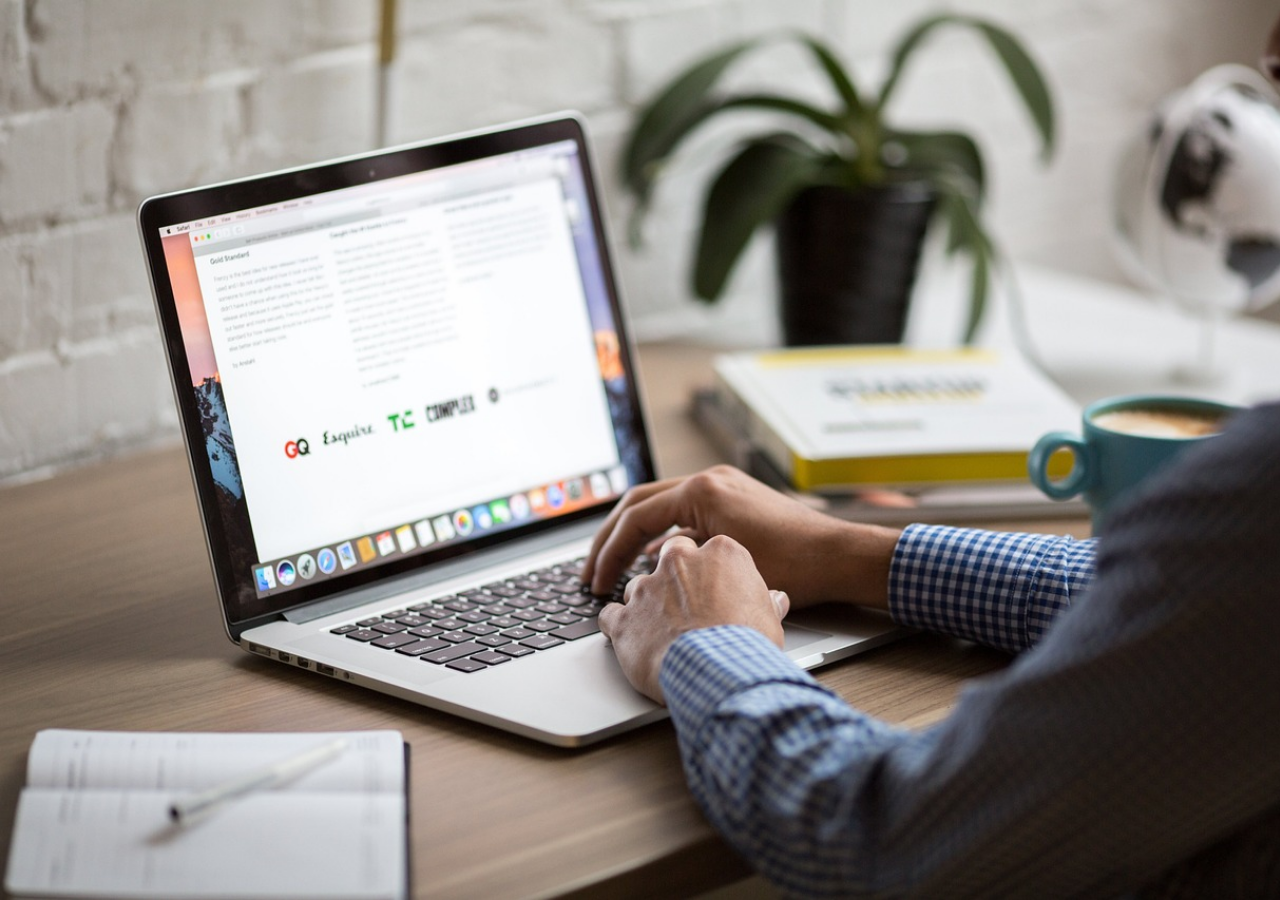
<file: Login.html>
<!DOCTYPE html>
<html>
  <head>
    <title>Modern Login Page</title>
    <link
      rel="stylesheet"
      href="https://cdnjs.cloudflare.com/ajax/libs/animate.css/4.1.1/animate.min.css"
    />
    <link
      href="https://cdn.jsdelivr.net/npm/bootstrap@5.3.2/dist/css/bootstrap.min.css"
      rel="stylesheet"
      integrity="sha384-T3c6CoIi6uLrA9TneNEoa7RxnatzjcDSCmG1MXxSR1GAsXEV/Dwwykc2MPK8M2HN"
      crossorigin="anonymous"
    />
    <style>
      body {
        font-family: Arial, sans-serif;
        background-color: #f4f4f4;
        display: flex;
        justify-content: center;
        align-items: center;
        height: 100vh;
        margin: 0;
        background-image: url(images/laptop-2557576_1280.jpg);
        background-size: cover;
      }

      .login-container {
        background-color: #fff;
        border-radius: 5px;
        box-shadow: 0 0 10px rgba(0, 0, 0, 0.2);
        padding: 70px;
        width: 500px;
        transition: all 0.3s;
      }

      .login-container:hover {
        box-shadow: 0 0 15px rgba(0, 0, 0, 0.3);
      }

      .login-container h2 {
        text-align: center;
      }

      .login-container form {
        text-align: center;
      }

      .login-container label {
        display: block;
        font-weight: bold;
      }

      .login-container input[type="text"],
      .login-container input[type="password"] {
        width: 100%;
        padding: 10px;
        margin-bottom: 10px;
        border: 1px solid #ccc;
        border-radius: 3px;
        transition: border 0.3s;
      }

      .login-container input[type="text"]:focus,
      .login-container input[type="password"]:focus {
        border: 1px solid #007bff;
      }

      .login-container input[type="submit"] {
        background-color: #007bff;
        color: #fff;
        padding: 10px 20px;
        border: none;
        border-radius: 3px;
        cursor: pointer;
        transition: background-color 0.3s;
      }

      .login-container input[type="submit"]:hover {
        background-color: #0056b3;
      }
    </style>
  </head>
  <body>
    <div class="login-container animate__animated animate__fadeIn">
      <h2>Modern Login</h2>
      <form action="login.php" method="post">
        <label for="username">Username:</label>
        <input type="text" id="username" name="username" required />

        <label for="password">Password:</label>
        <input type="password" id="password" name="password" required />

        <input type="submit" value="Login" />
      </form>
    </div>
    <script src="https://cdnjs.cloudflare.com/ajax/libs/gsap/3.9.1/gsap.min.js"></script>
    <script>
      // GSAP animations
      gsap.from(".login-container", {
        opacity: 0,
        x: -50,
        duration: 1,
        ease: "power2.out",
      });
    </script>
    <script
      src="https://cdn.jsdelivr.net/npm/bootstrap@5.3.2/dist/js/bootstrap.bundle.min.js"
      integrity="sha384-C6RzsynM9kWDrMNeT87bh95OGNyZPhcTNXj1NW7RuBCsyN/o0jlpcV8Qyq46cDfL"
      crossorigin="anonymous"
    ></script>
    
  </body>
</html>
</file>
